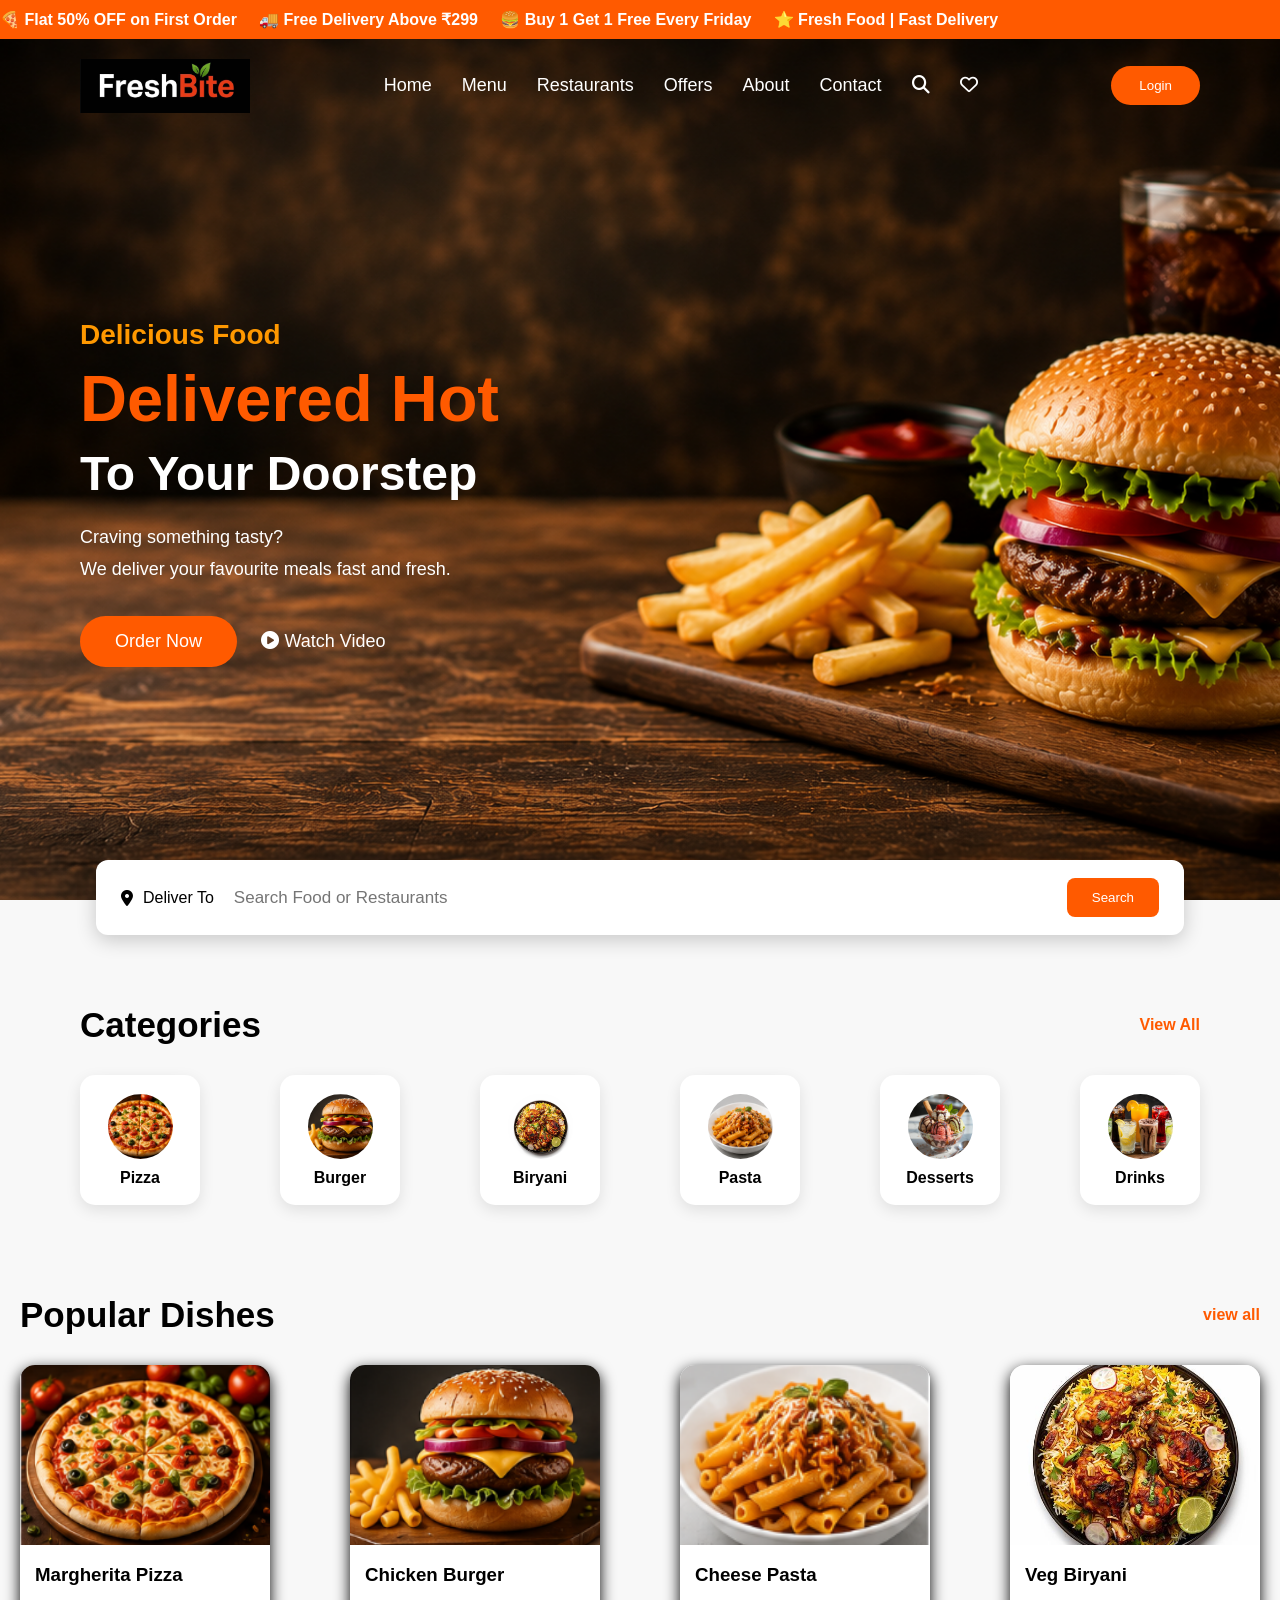
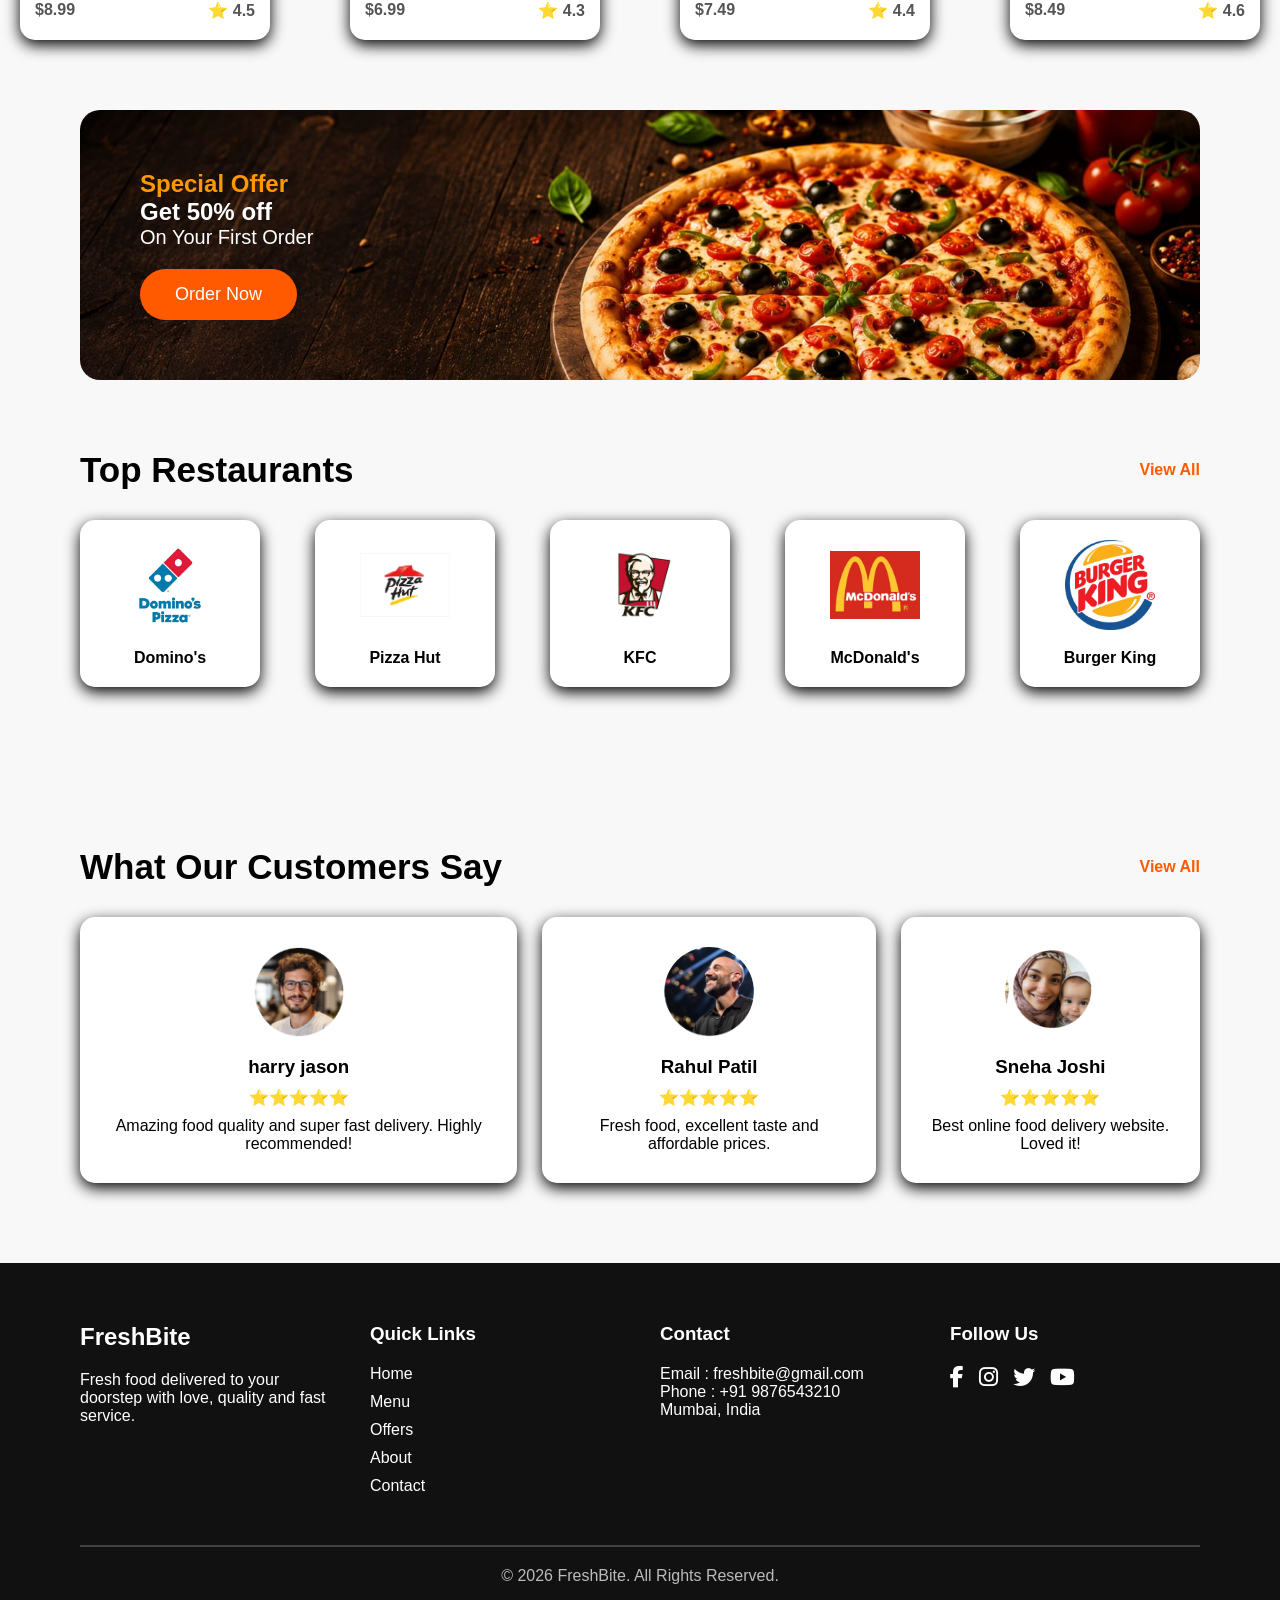
<file: index.html>
<!DOCTYPE html>
<html lang="en">

<head>
    <meta charset="UTF-8">
    <meta name="viewport" content="width=device-width, initial-scale=1.0">
    <title>FreshBite</title>

    <link rel="stylesheet" href="css/style.css">

    <!-- Font Awesome -->
    <link rel="stylesheet"
        href="https://cdnjs.cloudflare.com/ajax/libs/font-awesome/6.7.2/css/all.min.css">
</head>

<body>

    <!-- ================= HEADER ================= -->

    <header class="header">
<div class="top-bar">
    <p>
        🍕 Flat 50% OFF on First Order &nbsp;&nbsp;&nbsp;
        🚚 Free Delivery Above ₹299 &nbsp;&nbsp;&nbsp;
        🍔 Buy 1 Get 1 Free Every Friday &nbsp;&nbsp;&nbsp;
        ⭐ Fresh Food | Fast Delivery
    </p>

</div>
        <!-- Navbar -->

        <nav class="navbar">

            <img src="images/logo.jpeg" alt="Logo">

            <ul>

                <li><a href="#">Home</a></li>
                <li><a href="menu.html">Menu</a></li>
                <li><a href="restaurant.html">Restaurants</a></li>
                <li><a href="#">Offers</a></li>
                <li><a href="about.html">About</a></li>
                <li><a href="contact.html">Contact</a></li>

                <li><a href="#"><i class="fa-solid fa-magnifying-glass"></i></a></li>

                <li><a href="#"><i class="fa-regular fa-heart" id="heart" onclick="likefood()"></i></a></li>

            </ul>

<a href="login.html">
    <button class="login-btn">Login</button>
</a>
        </nav>

        <!-- Hero Section -->

        <section class="hero">

            <div class="hero-content">

                <h4>Delicious Food</h4>

                <h1>Delivered Hot</h1>

                <h2>To Your Doorstep</h2>

                <p>
                    Craving something tasty?<br>
                    We deliver your favourite meals fast and fresh.
                </p>

                <div class="hero-btn">

                    <button class="order-btn" onclick="ordernow()">
                        Order Now
                    </button>

                    <a href="#">
                        <i class="fa-solid fa-circle-play"></i>
                        Watch Video
                    </a>

                </div>

            </div>

        </section>

    </header>

    <!-- Search Bar -->

    <section class="search-section">

        <div class="search-box">

            <div class="location">

                <i class="fa-solid fa-location-dot"></i>

                <span>Deliver To</span>

            </div>

            <input type="text" id="search"
                placeholder="Search Food or Restaurants">

            <button onclick="searchfood()">Search</button>

        </div>

    </section>

    <!-- Categories -->
<!-- Categories -->

<section class="categories">

    <div class="title">
        <h2>Categories</h2>
        <a href="#">View All</a>
    </div>

    <div class="category-box">

        <div class="item" data-name="pizza">
            <img src="images/pizza.png" alt="Pizza">
            <p>Pizza</p>
        </div>

        <div class="item" data-name="burger">
            <img src="images/burger.png" alt="Burger">
            <p>Burger</p>
        </div>

        <div class="item" data-name="biryani">
            <img src="images/biryani.jpeg" alt="Biryani">
            <p>Biryani</p>
        </div>

        <div class="item" data-name="pasta">
            <img src="images/pasta.png" alt="Pasta">
            <p>Pasta</p>
        </div>

        <div class="item" data-name="desserts">
            <img src="images/Dreamy Ice Cream Delight.jpeg" alt="Desserts">
            <p>Desserts</p>
        </div>

        <div class="item" data-name="drinks">
            <img src="images/drinks.png" alt="Drinks">
            <p>Drinks</p>
        </div>

    </div>

</section>
    
    <!----------popular dishes-->
    <section class="popular">
<div class="title">
    <h2>
        Popular Dishes
    </h2>
    <a href="#">view all</a>

</div>
<div class="popular-box">
    <div class="food-card">
        <img src="images/pizza.png" alt="">
<h3>Margherita Pizza</h3>
<div class="price-rating">
    <span>$8.99</span>
    <span>⭐ 4.5</span>

</div>
    </div>
    <div class="food-card">

            <img src="images/burger.png" alt="">

            <h3>Chicken Burger</h3>

            <div class="price-rating">

                <span>$6.99</span>

                <span>⭐ 4.3</span>

            </div>

        </div>

        <div class="food-card">

            <img src="images/pasta.png" alt="">

            <h3>Cheese Pasta</h3>

            <div class="price-rating">

                <span>$7.49</span>

                <span>⭐ 4.4</span>

            </div>

        </div>

        <div class="food-card">

            <img src="images/biryani.jpeg" alt="">

            <h3>Veg Biryani</h3>

            <div class="price-rating">

                <span>$8.49</span>

                <span>⭐ 4.6</span>

            </div>

        </div>

    </div>

</section>

<!------Special Offer-->
<section class="Offer">
    <div class="Offer-content">
        <h2>
          Special Offer  
        </h2>
        <h1>Get 50% off</h1>
        <p>On Your First Order</p>
        <button>Order Now</button>

    </div>

</section>
<!------top restourant-->
<section class="restaurent">
    <div class="title">
        <h2>Top Restaurants</h2>
        <a href="#">View All</a>

    </div>
    <div class="restaurant-box">
        <div class="restaurant-card">
            <img src="images/dominos logo.jpeg" alt="">
            <p>Domino's</p>

        </div>
        <div class="restaurant-card">
            <img src="images/Pizza Hut.jpeg">
            <p>Pizza Hut</p>
        </div>

        <div class="restaurant-card">
            <img src="images/kfc logo.jpeg">
            <p>KFC</p>
        </div>

        <div class="restaurant-card">
            <img src="images/macdonald.jpeg">
            <p>McDonald's</p>
        </div>

        <div class="restaurant-card">
            <img src="images/File_Burger King Logo_svg.jpeg">
            <p>Burger King</p>
        </div>

    </div>

</section>
<!------Testimonials----->
<section class="testimonials">
    <div class="title">
        <h2>What Our Customers Say</h2>
        <a href="#">View All</a>

    </div>
    <div class="testimonial-box">
        <div class="testimonial-card">
            <img src="images/person3.png" alt="">
<h3>harry jason</h3>
<div class="stars">
                ⭐⭐⭐⭐⭐
            </div>
            <p>
                Amazing food quality and super fast delivery.
                Highly recommended!
            </p>

        </div>
        <div class="testimonial-card">

            <img src="images/person2.png" alt="">

            <h3>Rahul Patil</h3>

            <div class="stars">
                ⭐⭐⭐⭐⭐
            </div>

            <p>
                Fresh food, excellent taste and affordable prices.
            </p>

        </div>

        <div class="testimonial-card">

            <img src="images/person1.png" alt="">

            <h3>Sneha Joshi</h3>

            <div class="stars">
                ⭐⭐⭐⭐⭐
            </div>

            <p>
                Best online food delivery website. Loved it!
            </p>

        </div>

    </div>

</section>
<!-----footer------>
<!----- Footer ----->

<footer class="footer">

    <div class="footer-container">

        <div class="footer-box">
            <h2>FreshBite</h2>

            <p>
                Fresh food delivered to your doorstep with love,
                quality and fast service.
            </p>
        </div>

        <div class="footer-box">
            <h3>Quick Links</h3>

            <ul>
                <li><a href="#">Home</a></li>
                <li><a href="#">Menu</a></li>
                <li><a href="#">Offers</a></li>
                <li><a href="#">About</a></li>
                <li><a href="#">Contact</a></li>
            </ul>
        </div>

        <div class="footer-box">
            <h3>Contact</h3>

            <p>Email : freshbite@gmail.com</p>
            <p>Phone : +91 9876543210</p>
            <p>Mumbai, India</p>
        </div>

        <div class="footer-box">
            <h3>Follow Us</h3>

            <div class="social-icons">
                <a href="#"><i class="fab fa-facebook-f"></i></a>
                <a href="#"><i class="fab fa-instagram"></i></a>
                <a href="#"><i class="fab fa-twitter"></i></a>
                <a href="#"><i class="fab fa-youtube"></i></a>
            </div>
        </div>

    </div>

    <hr>

    <p class="copyright">
        © 2026 FreshBite. All Rights Reserved.
    </p>

</footer>
<button id="topBtn" onclick="topfunction()">
    <i class="fa-solid fa-arrow-up"></i>

</button>
<script src="js/script.js">

</script>
</body>
</html>
</file>
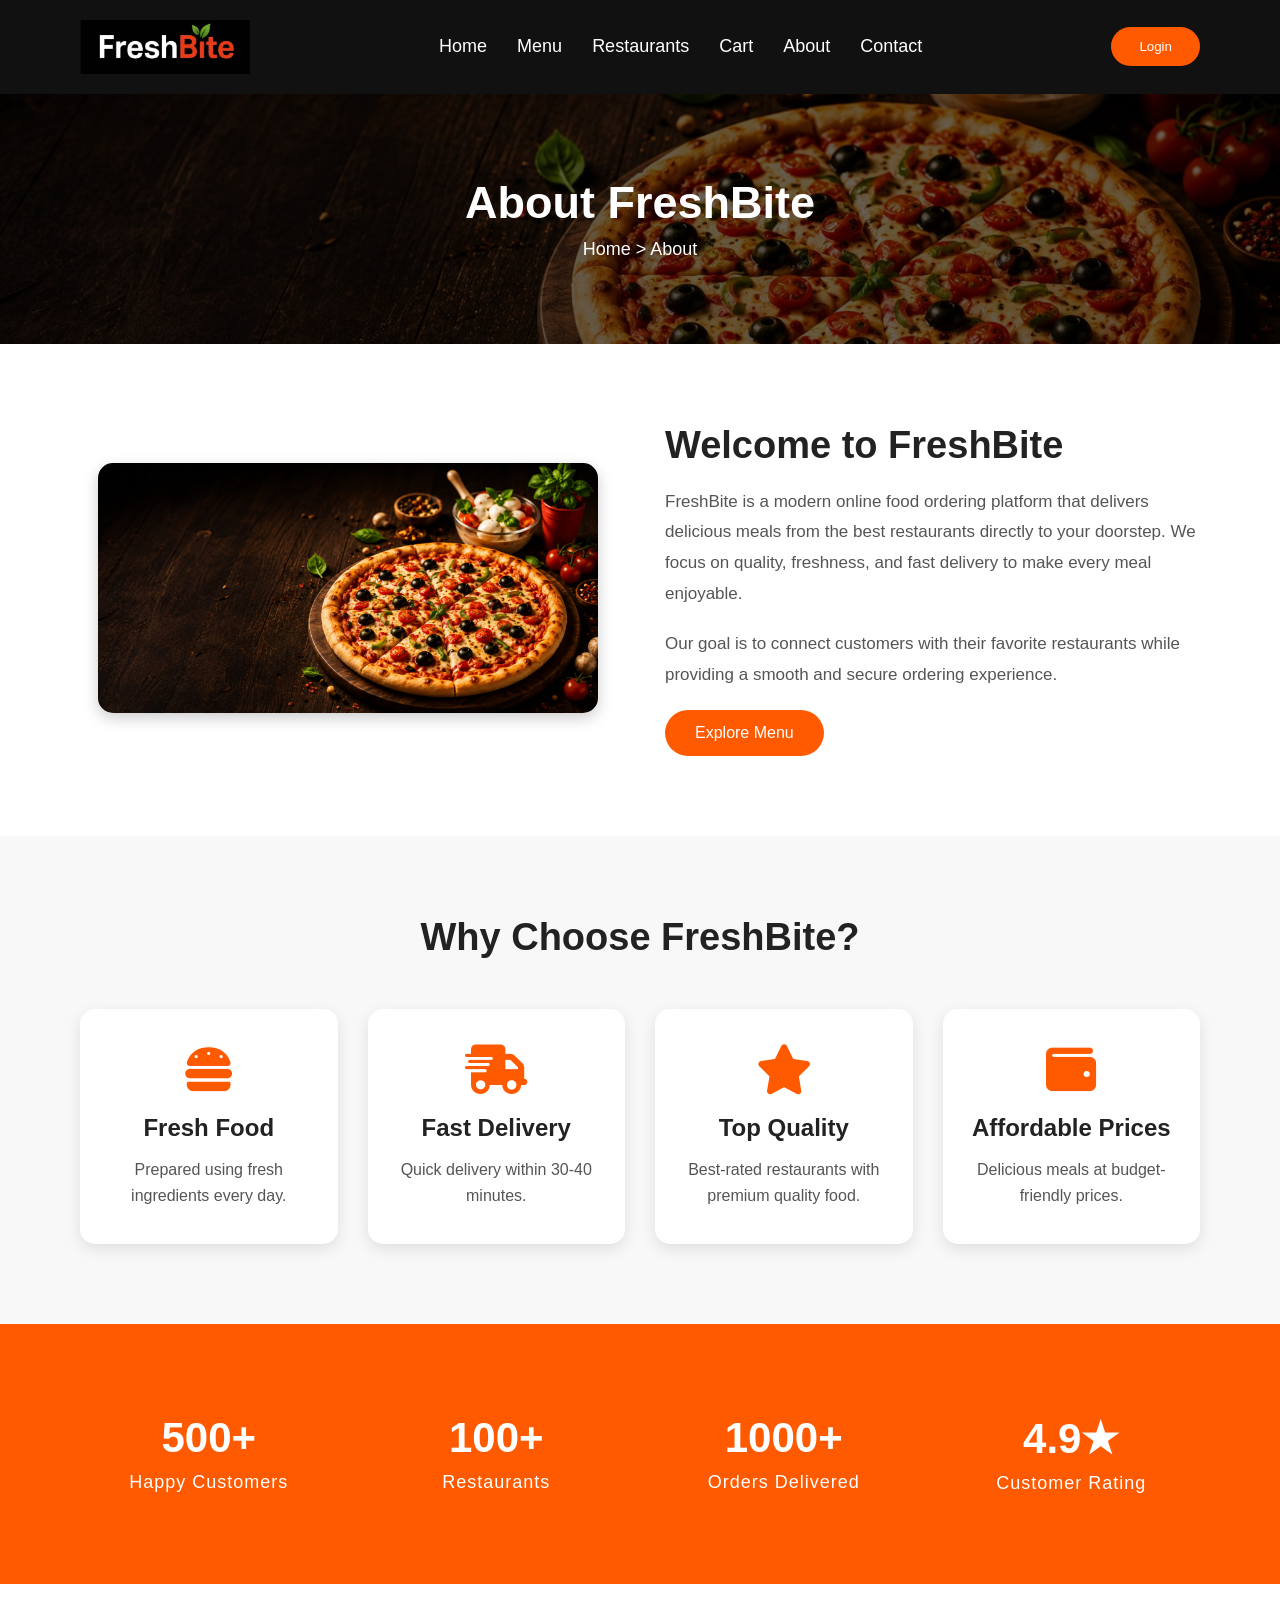
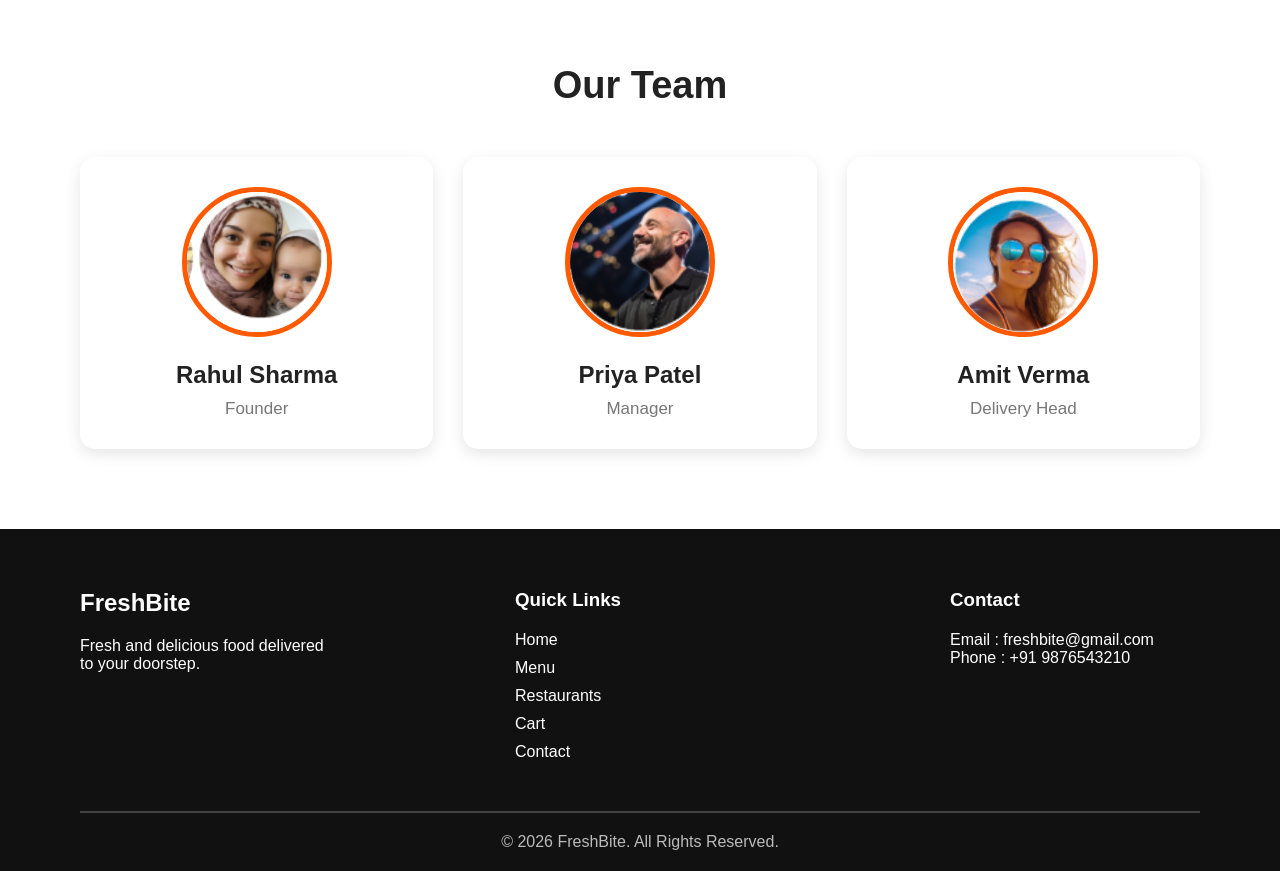
<file: about.html>
<!DOCTYPE html>
<html lang="en">

<head>
    <meta charset="UTF-8">
    <meta name="viewport" content="width=device-width, initial-scale=1.0">
    <title>FreshBite | About Us</title>

    <link rel="stylesheet" href="css/style.css">
    <link rel="stylesheet" href="css/about.css">

    <link rel="stylesheet"
        href="https://cdnjs.cloudflare.com/ajax/libs/font-awesome/6.7.2/css/all.min.css">
</head>

<body>

    <!-- Navbar -->
    <header>
        <nav class="navbar">

            <img src="images/logo.jpeg" alt="Logo">

            <ul>
                <li><a href="index.html">Home</a></li>
                <li><a href="menu.html">Menu</a></li>
                <li><a href="restaurants.html">Restaurants</a></li>
                <li><a href="cart.html">Cart</a></li>
                <li><a href="about.html" class="active">About</a></li>
                <li><a href="contact.html">Contact</a></li>
            </ul>

            <a href="login.html">
    <button class="login-btn">Login</button>
</a>

        </nav>
    </header>

    <!-- Banner -->
    <section class="page-banner">
        <div class="banner-content">
            <h1>About FreshBite</h1>
            <p>Home > About</p>
        </div>
    </section>

    <!-- About -->
    <section class="about">

        <div class="about-image">
            <img src="images/banner.jpeg" alt="About FreshBite">
        </div>

        <div class="about-content">
            <h2>Welcome to FreshBite</h2>

            <p>
                FreshBite is a modern online food ordering platform that delivers
                delicious meals from the best restaurants directly to your doorstep.
                We focus on quality, freshness, and fast delivery to make every meal
                enjoyable.
            </p>

            <p>
                Our goal is to connect customers with their favorite restaurants
                while providing a smooth and secure ordering experience.
            </p>

            <button>Explore Menu</button>
        </div>

    </section>

    <!-- Why Choose Us -->
    <section class="features">

        <h2>Why Choose FreshBite?</h2>

        <div class="feature-container">

            <div class="feature-card">
                <i class="fa-solid fa-burger"></i>
                <h3>Fresh Food</h3>
                <p>Prepared using fresh ingredients every day.</p>
            </div>

            <div class="feature-card">
                <i class="fa-solid fa-truck-fast"></i>
                <h3>Fast Delivery</h3>
                <p>Quick delivery within 30-40 minutes.</p>
            </div>

            <div class="feature-card">
                <i class="fa-solid fa-star"></i>
                <h3>Top Quality</h3>
                <p>Best-rated restaurants with premium quality food.</p>
            </div>

            <div class="feature-card">
                <i class="fa-solid fa-wallet"></i>
                <h3>Affordable Prices</h3>
                <p>Delicious meals at budget-friendly prices.</p>
            </div>

        </div>

    </section>

    <!-- Statistics -->
    <section class="stats">

        <div class="stat-box">
            <h2>500+</h2>
            <p>Happy Customers</p>
        </div>

        <div class="stat-box">
            <h2>100+</h2>
            <p>Restaurants</p>
        </div>

        <div class="stat-box">
            <h2>1000+</h2>
            <p>Orders Delivered</p>
        </div>

        <div class="stat-box">
            <h2>4.9★</h2>
            <p>Customer Rating</p>
        </div>

    </section>

    <!-- Team -->
    <section class="team">

        <h2>Our Team</h2>

        <div class="team-container">

            <div class="team-card">
                <img src="images/person1.png" alt="">
                <h3>Rahul Sharma</h3>
                <p>Founder</p>
            </div>

            <div class="team-card">
                <img src="images/person2.png" alt="">
                <h3>Priya Patel</h3>
                <p>Manager</p>
            </div>

            <div class="team-card">
                <img src="images/person4.png" alt="">
                <h3>Amit Verma</h3>
                <p>Delivery Head</p>
            </div>

        </div>

    </section>

    <!-- Footer -->
    <footer class="footer">

        <div class="footer-container">

            <div class="footer-box">
                <h2>FreshBite</h2>
                <p>
                    Fresh and delicious food delivered to your doorstep.
                </p>
            </div>

            <div class="footer-box">
                <h3>Quick Links</h3>

                <ul>
                    <li><a href="index.html">Home</a></li>
                    <li><a href="menu.html">Menu</a></li>
                    <li><a href="restaurants.html">Restaurants</a></li>
                    <li><a href="cart.html">Cart</a></li>
                    <li><a href="contact.html">Contact</a></li>
                </ul>

            </div>

            <div class="footer-box">
                <h3>Contact</h3>

                <p>Email : freshbite@gmail.com</p>
                <p>Phone : +91 9876543210</p>

            </div>

        </div>

        <hr>

        <p class="copyright">
            © 2026 FreshBite. All Rights Reserved.
        </p>

    </footer>

</body>
</html>
</file>
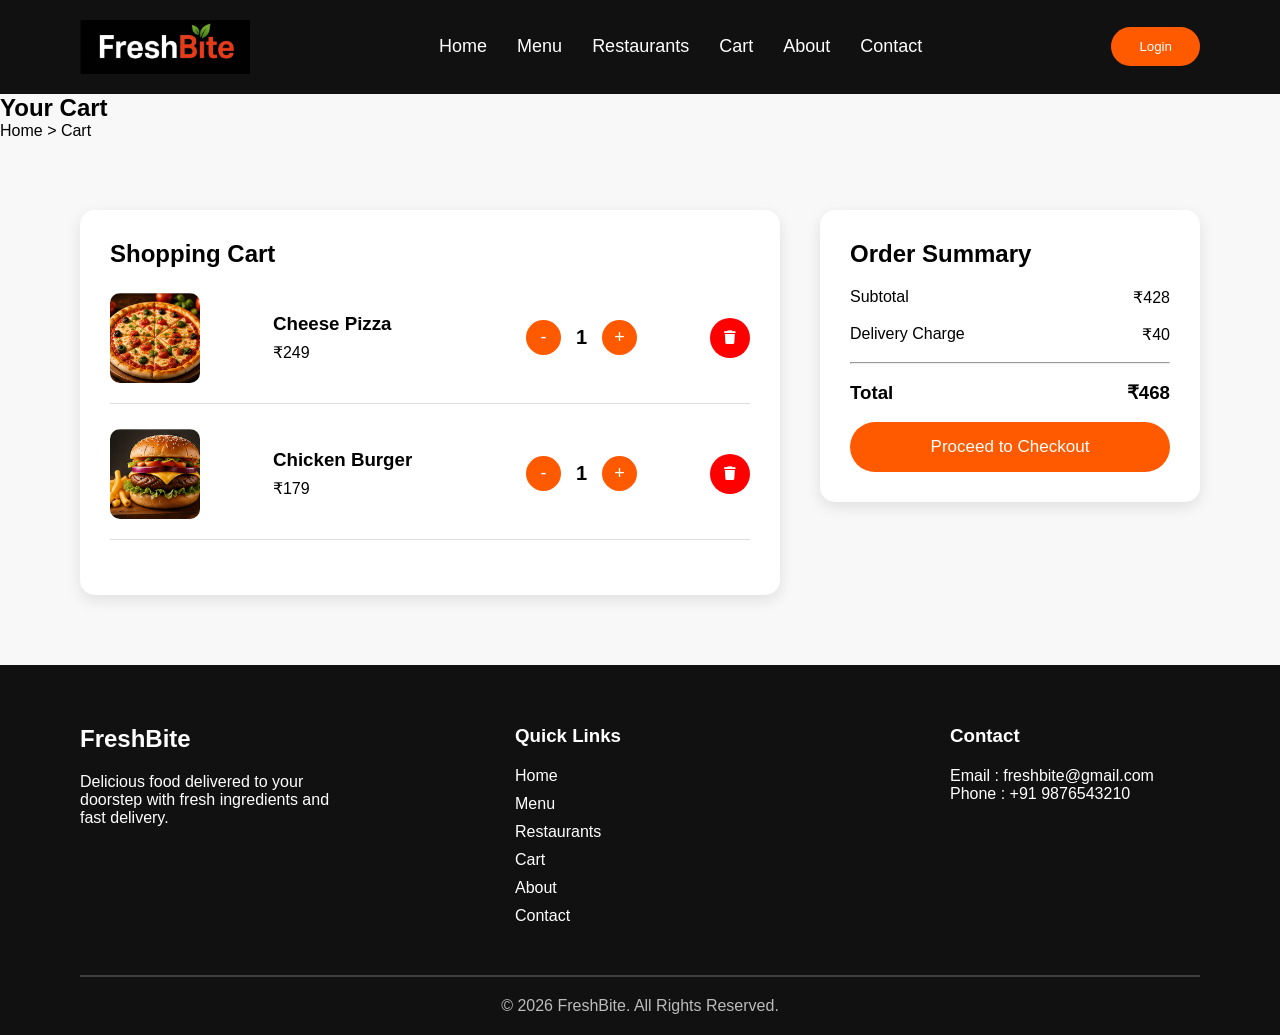
<file: cart.html>
<!DOCTYPE html>
<html lang="en">

<head>
    <meta charset="UTF-8">
    <meta name="viewport" content="width=device-width, initial-scale=1.0">
    <title>FreshBite | Cart</title>

    <link rel="stylesheet" href="css/style.css">
    <link rel="stylesheet" href="css/cart.css">

    <link rel="stylesheet"
        href="https://cdnjs.cloudflare.com/ajax/libs/font-awesome/6.7.2/css/all.min.css">
</head>

<body>

    <!-- Navbar -->

    <header>

        <nav class="navbar">

            <img src="images/logo.jpeg" alt="Logo">

            <ul>
                <li><a href="index.html">Home</a></li>
                <li><a href="menu.html">Menu</a></li>
                <li><a href="restaurants.html">Restaurants</a></li>
                <li><a href="cart.html" class="active">Cart</a></li>
                <li><a href="about.html">About</a></li>
                <li><a href="contact.html">Contact</a></li>
            </ul>

            <button class="login-btn">Login</button>

        </nav>

    </header>

    <!-- Banner -->

    <section class="page-banner">

        <div class="banner-content">

            <h1>Your Cart</h1>

            <p>Home > Cart</p>

        </div>

    </section>

    <!-- Cart -->

    <section class="cart">

        <div class="cart-container">

            <div class="cart-items">

                <h2>Shopping Cart</h2>

                <!-- Item 1 -->

                <div class="cart-card">

                    <img src="images/pizza.png" alt="Pizza">

                    <div class="details">

                        <h3>Cheese Pizza</h3>

                        <p class="price" data-price="249">₹249</p>

                    </div>

                    <div class="quantity">

                        <button class="minus">-</button>

                        <span class="qty">1</span>

                        <button class="plus">+</button>

                    </div>

                    <button class="remove-btn">
                        <i class="fa-solid fa-trash"></i>
                    </button>

                </div>

                <!-- Item 2 -->

                <div class="cart-card">

                    <img src="images/burger.png" alt="Burger">

                    <div class="details">

                        <h3>Chicken Burger</h3>

                        <p class="price" data-price="179">₹179</p>

                    </div>

                    <div class="quantity">

                        <button class="minus">-</button>

                        <span class="qty">1</span>

                        <button class="plus">+</button>

                    </div>

                    <button class="remove-btn">
                        <i class="fa-solid fa-trash"></i>
                    </button>

                </div>
                            </div>

            <!-- Order Summary -->

            <div class="cart-total">

                <h2>Order Summary</h2>

                <p>
                    Subtotal
                    <span id="subtotal">₹428</span>
                </p>

                <p>
                    Delivery Charge
                    <span id="delivery">₹40</span>
                </p>

                <hr>

                <h3>
                    Total
                    <span id="total">₹468</span>
                </h3>

                <button id="checkoutBtn">
                    Proceed to Checkout
                </button>

            </div>

        </div>

    </section>

    <!-- Footer -->

    <footer class="footer">

        <div class="footer-container">

            <div class="footer-box">

                <h2>FreshBite</h2>

                <p>
                    Delicious food delivered to your doorstep with
                    fresh ingredients and fast delivery.
                </p>

            </div>

            <div class="footer-box">

                <h3>Quick Links</h3>

                <ul>

                    <li><a href="index.html">Home</a></li>
                    <li><a href="menu.html">Menu</a></li>
                    <li><a href="restaurants.html">Restaurants</a></li>
                    <li><a href="cart.html">Cart</a></li>
                    <li><a href="about.html">About</a></li>
                    <li><a href="contact.html">Contact</a></li>

                </ul>

            </div>

            <div class="footer-box">

                <h3>Contact</h3>

                <p>Email : freshbite@gmail.com</p>

                <p>Phone : +91 9876543210</p>

            </div>

        </div>

        <hr>

        <p class="copyright">

            © 2026 FreshBite. All Rights Reserved.

        </p>

    </footer>

    <script src="js/cart.js"></script>

</body>

</html>
</file>
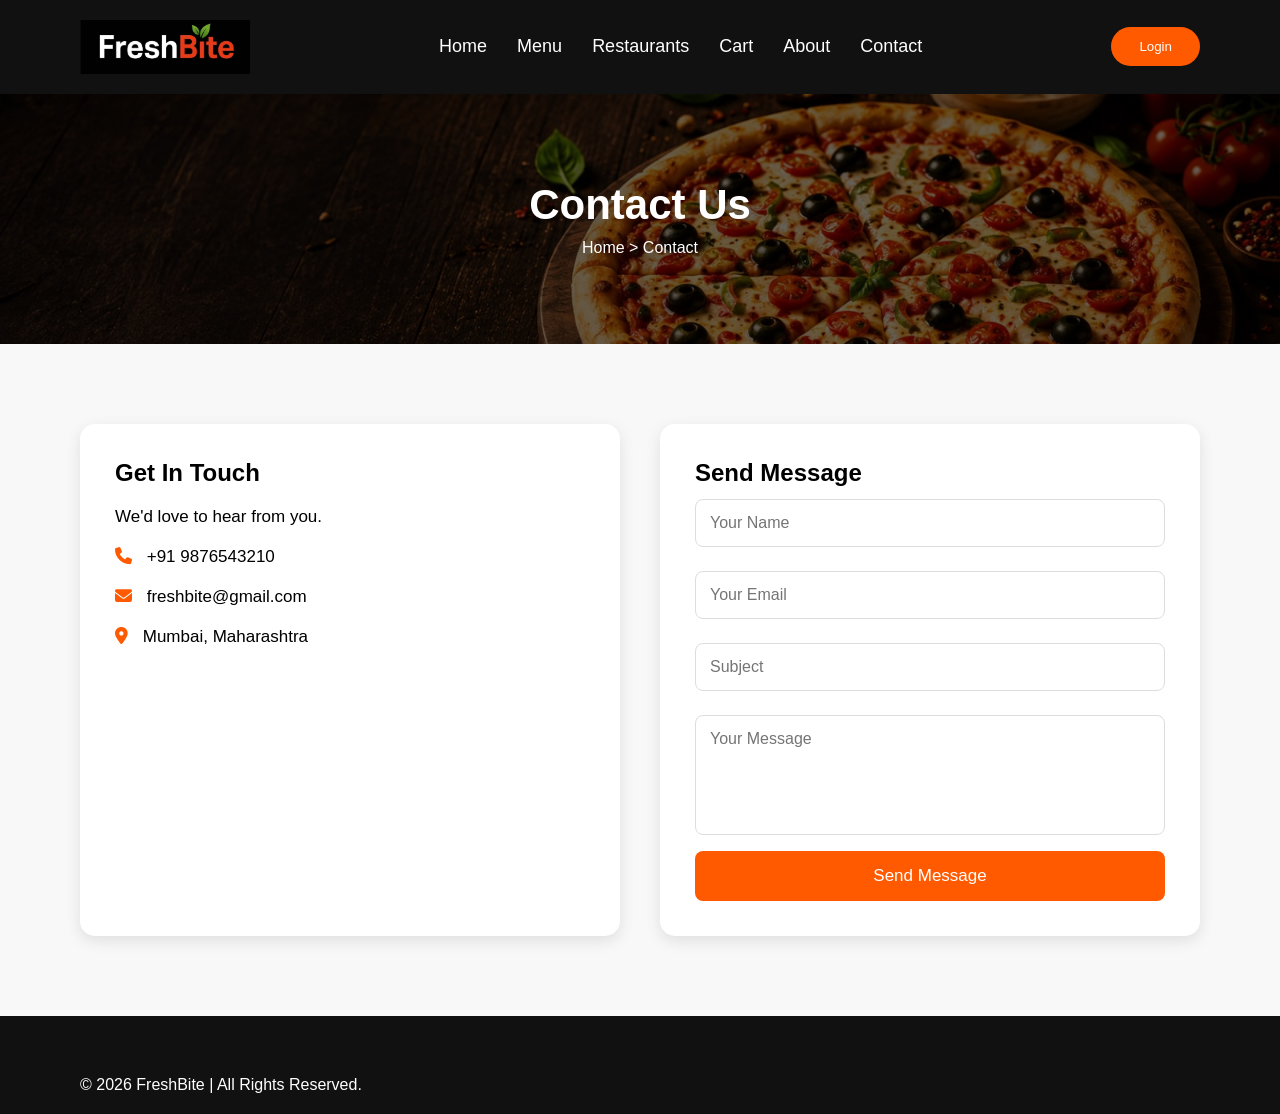
<file: contact.html>
<!DOCTYPE html>
<html lang="en">

<head>

    <meta charset="UTF-8">

    <meta name="viewport" content="width=device-width, initial-scale=1.0">

    <title>FreshBite | Contact</title>

    <link rel="stylesheet" href="css/style.css">
    <link rel="stylesheet" href="css/contact.css">

    <link rel="stylesheet"
    href="https://cdnjs.cloudflare.com/ajax/libs/font-awesome/6.7.2/css/all.min.css">

</head>

<body>

<header>

<nav class="navbar">

<img src="images/logo.jpeg" alt="Logo">

<ul>

<li><a href="index.html">Home</a></li>
<li><a href="menu.html">Menu</a></li>
<li><a href="restaurants.html">Restaurants</a></li>
<li><a href="cart.html">Cart</a></li>
<li><a href="about.html">About</a></li>
<li><a href="contact.html" class="active">Contact</a></li>

</ul>

<a href="login.html">
    <button class="login-btn">Login</button>
</a>

</nav>

</header>

<!-- Banner -->

<section class="page-banner">

<div class="banner-content">

<h1>Contact Us</h1>

<p>Home > Contact</p>

</div>

</section>

<!-- Contact -->

<section class="contact">

<div class="contact-container">

<div class="contact-info">

<h2>Get In Touch</h2>

<p>We'd love to hear from you.</p>

<p><i class="fa-solid fa-phone"></i> +91 9876543210</p>

<p><i class="fa-solid fa-envelope"></i> freshbite@gmail.com</p>

<p><i class="fa-solid fa-location-dot"></i> Mumbai, Maharashtra</p>

</div>

<div class="contact-form">

<h2>Send Message</h2>

<form>

<input type="text" placeholder="Your Name" required>

<input type="email" placeholder="Your Email" required>

<input type="text" placeholder="Subject" required>

<textarea placeholder="Your Message" required></textarea>

<button type="submit">Send Message</button>

</form>

</div>

</div>

</section>

<footer class="footer">

<p>© 2026 FreshBite | All Rights Reserved.</p>

</footer>

<script src="js/contact.js"></script>

</body>

</html>
</file>
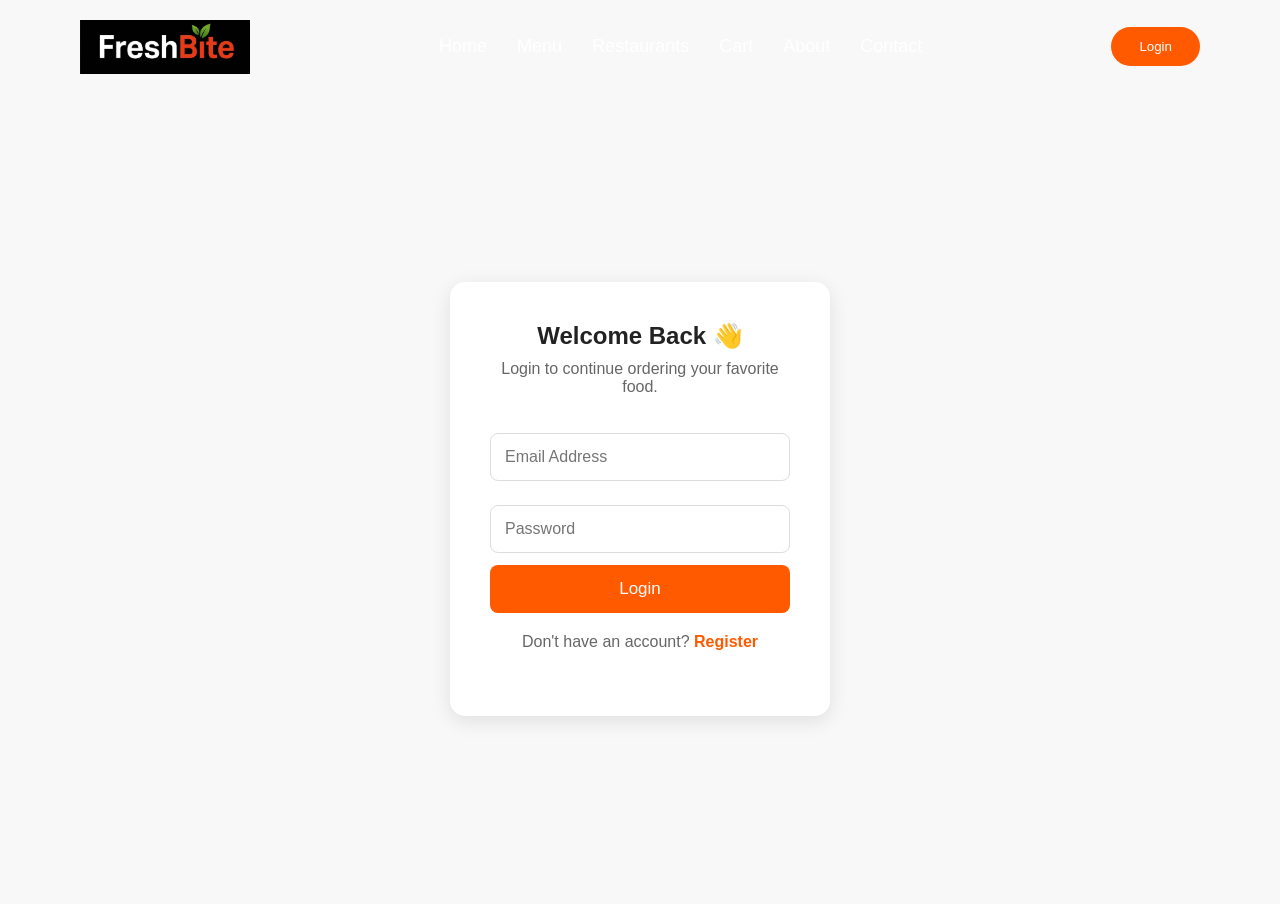
<file: login.html>
<!DOCTYPE html>
<html lang="en">

<head>
    <meta charset="UTF-8">
    <meta name="viewport" content="width=device-width, initial-scale=1.0">
    <title>FreshBite | Login</title>

    <link rel="stylesheet" href="css/style.css">
    <link rel="stylesheet" href="css/login.css">

    <link rel="stylesheet"
        href="https://cdnjs.cloudflare.com/ajax/libs/font-awesome/6.7.2/css/all.min.css">
</head>

<body>

<header>

    <nav class="navbar">

        <img src="images/logo.jpeg" alt="Logo">

        <ul>
            <li><a href="index.html">Home</a></li>
            <li><a href="menu.html">Menu</a></li>
            <li><a href="restaurants.html">Restaurants</a></li>
            <li><a href="cart.html">Cart</a></li>
            <li><a href="about.html">About</a></li>
            <li><a href="contact.html">Contact</a></li>
        </ul>

        <button class="login-btn">Login</button>

    </nav>

</header>

<section class="login">

    <div class="login-box">

        <h2>Welcome Back 👋</h2>

        <p>Login to continue ordering your favorite food.</p>

        <form id="loginForm">

            <input type="email"
                id="email"
                placeholder="Email Address"
                required>

            <input type="password"
                id="password"
                placeholder="Password"
                required>

            <button type="submit">Login</button>

        </form>

        <p class="register">
            Don't have an account?
            <a href="register.html">Register</a>
        </p>

    </div>

</section>

<script src="js/login.js"></script>

</body>

</html>
</file>
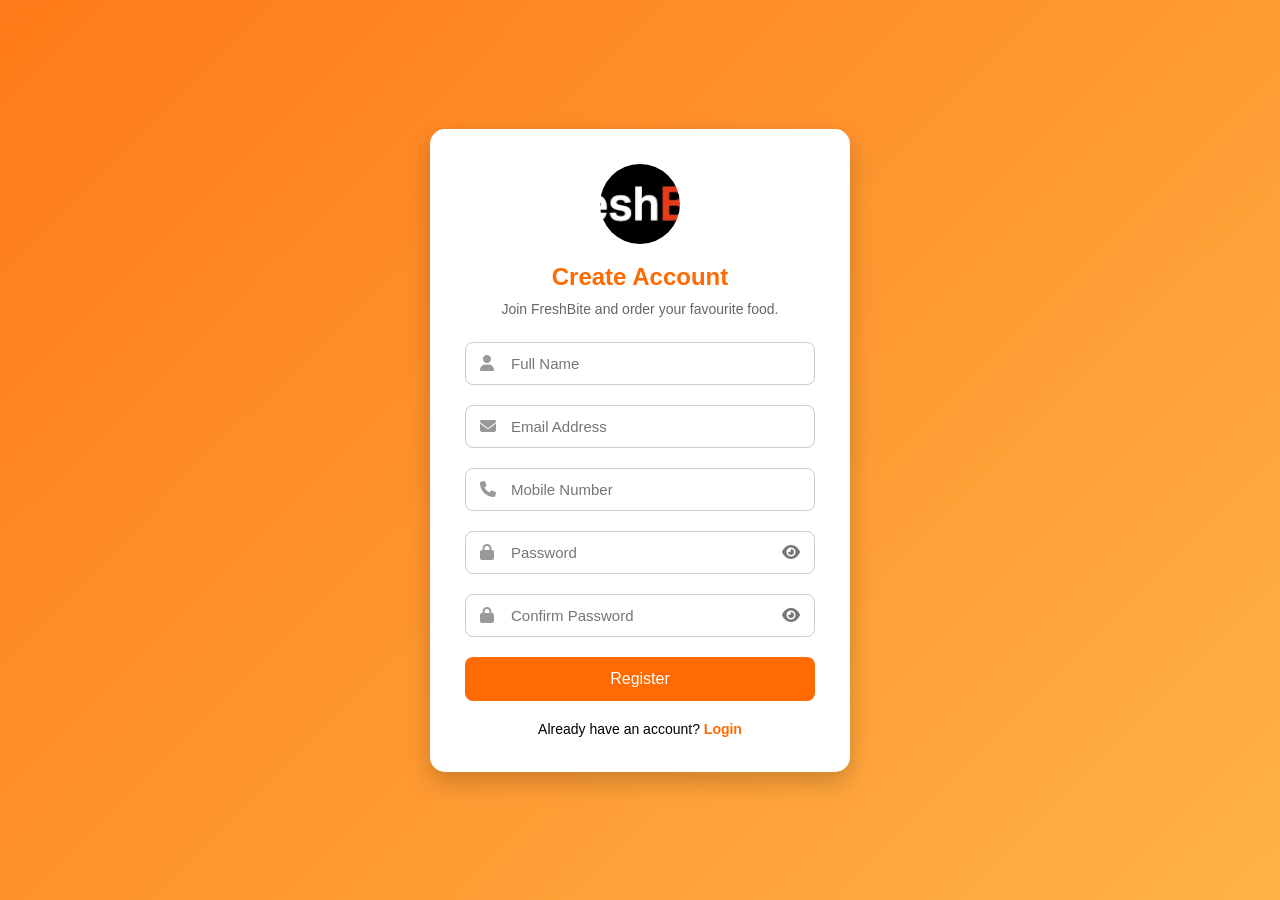
<file: register.html>
<!DOCTYPE html>
<html lang="en">
<head>
    <meta charset="UTF-8">
    <meta name="viewport" content="width=device-width, initial-scale=1.0">

    <title>FreshBite | Register</title>

    <link rel="stylesheet" href="css/register.css">

    <link rel="stylesheet"
        href="https://cdnjs.cloudflare.com/ajax/libs/font-awesome/6.7.2/css/all.min.css">
</head>

<body>

    <div class="register-container">

        <div class="register-box">

            <div class="logo">
                <img src="images/logo.jpeg" alt="FreshBite Logo">
            </div>

            <h2>Create Account</h2>

            <p>Join FreshBite and order your favourite food.</p>

            <form id="registerForm">

                <div class="input-box">
                    <i class="fa-solid fa-user"></i>
                    <input type="text" id="name" placeholder="Full Name" required>
                </div>

                <div class="input-box">
                    <i class="fa-solid fa-envelope"></i>
                    <input type="email" id="email" placeholder="Email Address" required>
                </div>

                <div class="input-box">
                    <i class="fa-solid fa-phone"></i>
                    <input type="tel" id="mobile" placeholder="Mobile Number" maxlength="10" required>
                </div>

                <div class="input-box">
                    <i class="fa-solid fa-lock"></i>
                    <input type="password" id="password" placeholder="Password" required>

                    <i class="fa-solid fa-eye toggle-password"
                        onclick="togglePassword('password',this)"></i>
                </div>

                <div class="input-box">
                    <i class="fa-solid fa-lock"></i>
                    <input type="password" id="confirmPassword"
                        placeholder="Confirm Password" required>

                    <i class="fa-solid fa-eye toggle-password"
                        onclick="togglePassword('confirmPassword',this)"></i>
                </div>

                <button type="submit" class="register-btn">
                    Register
                </button>

            </form>

            <div class="login-link">

                Already have an account?

                <a href="login.html">Login</a>

            </div>

        </div>

    </div>

    <script src="js/register.js"></script>

</body>
</html>
</file>
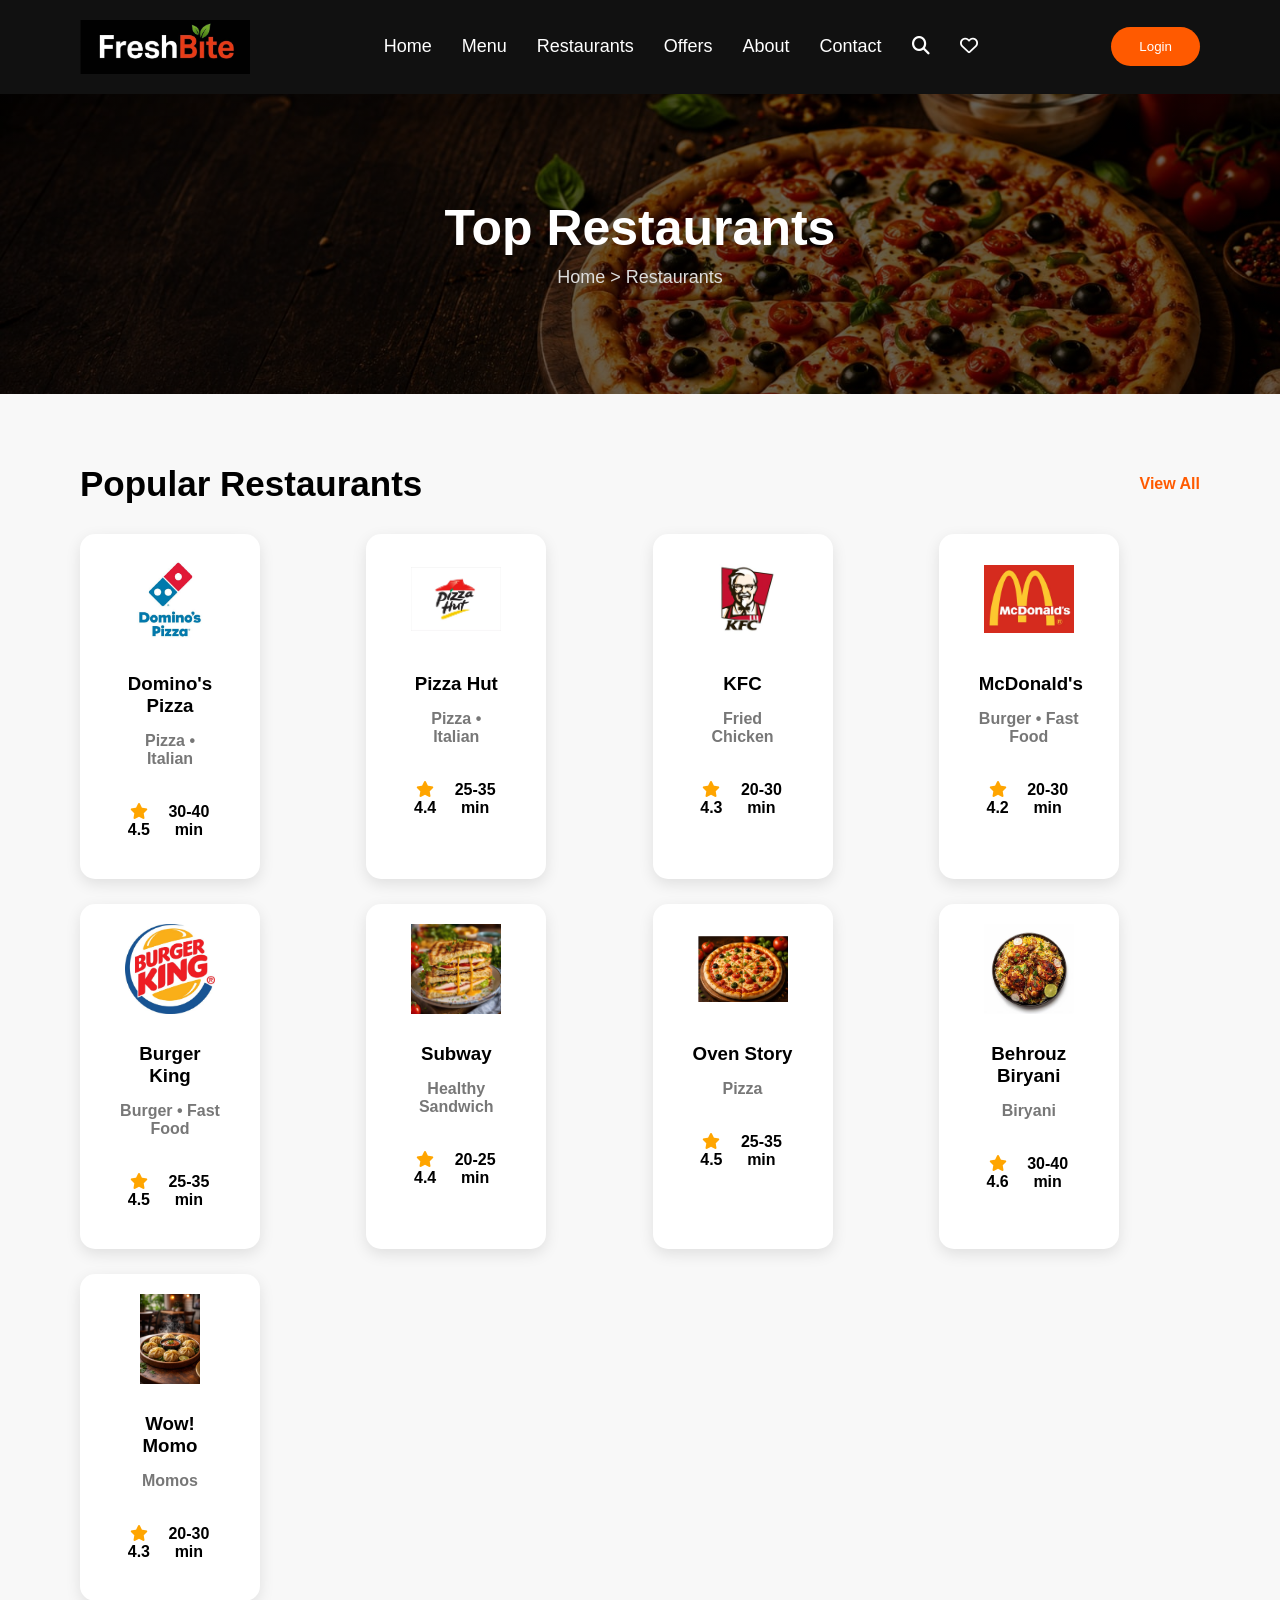
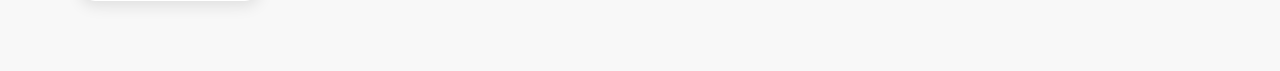
<file: restaurant.html>
<!DOCTYPE html>
<html lang="en">

<head>
    <meta charset="UTF-8">
    <meta name="viewport" content="width=device-width, initial-scale=1.0">
    <title>FreshBite | Restaurants</title>

    <link rel="stylesheet" href="css/style.css">
    <link rel="stylesheet" href="css/restaurants.css">

    <link rel="stylesheet"
        href="https://cdnjs.cloudflare.com/ajax/libs/font-awesome/6.7.2/css/all.min.css">
</head>

<body>
    <nav class="navbar">

            <img src="images/logo.jpeg" alt="Logo">

            <ul>

                <li><a href="index.html">Home</a></li>
                <li><a href="menu.html">Menu</a></li>
                <li><a href="restaurant.html">Restaurants</a></li>
                <li><a href="#">Offers</a></li>
                <li><a href="about.html">About</a></li>
                <li><a href="contact.html">Contact</a></li>

                <li><a href="#"><i class="fa-solid fa-magnifying-glass"></i></a></li>

                <li><a href="#"><i class="fa-regular fa-heart" id="heart" onclick="likefood()"></i></a></li>

            </ul>

<a href="login.html">
    <button class="login-btn">Login</button>
</a>
        </nav>
<section class="page-banner">

    <div class="banner-content">

        <h1>Top Restaurants</h1>

        <p>Home > Restaurants</p>

    </div>

</section>
<section class="restaurants-page">

    <div class="title">

        <h2>Popular Restaurants</h2>

        <a href="#">View All</a>

    </div>

    <div class="restaurant-grid">
        <div class="restaurant-card">

    <img src="images/dominos logo.jpeg" alt="Dominos">

    <h3>Domino's Pizza</h3>

    <p>Pizza • Italian</p>

    <div class="restaurant-info">

        <span><i class="fa-solid fa-star"></i> 4.5</span>

        <span>30-40 min</span>

    </div>

</div>
<div class="restaurant-card">

    <img src="images/Pizza Hut.jpeg" alt="Pizza Hut">

    <h3>Pizza Hut</h3>

    <p>Pizza • Italian</p>

    <div class="restaurant-info">
        <span><i class="fa-solid fa-star"></i> 4.4</span>
        <span>25-35 min</span>
    </div>

</div>

<div class="restaurant-card">

    <img src="images/kfc logo.jpeg" alt="KFC">

    <h3>KFC</h3>

    <p>Fried Chicken</p>

    <div class="restaurant-info">
        <span><i class="fa-solid fa-star"></i> 4.3</span>
        <span>20-30 min</span>
    </div>

</div>

<div class="restaurant-card">

    <img src="images/macdonald.jpeg" alt="McDonald's">

    <h3>McDonald's</h3>

    <p>Burger • Fast Food</p>

    <div class="restaurant-info">
        <span><i class="fa-solid fa-star"></i> 4.2</span>
        <span>20-30 min</span>
    </div>

</div>

<div class="restaurant-card">

    <img src="images/File_Burger King Logo_svg.jpeg" alt="Burger King">

    <h3>Burger King</h3>

    <p>Burger • Fast Food</p>

    <div class="restaurant-info">
        <span><i class="fa-solid fa-star"></i> 4.5</span>
        <span>25-35 min</span>
    </div>

</div>

<div class="restaurant-card">

    <img src="images/sandwitch.jpeg" alt="Subway">

    <h3>Subway</h3>

    <p>Healthy Sandwich</p>

    <div class="restaurant-info">
        <span><i class="fa-solid fa-star"></i> 4.4</span>
        <span>20-25 min</span>
    </div>

</div>

<div class="restaurant-card">

    <img src="images/pizza.png" alt="Oven Story">

    <h3>Oven Story</h3>

    <p>Pizza</p>

    <div class="restaurant-info">
        <span><i class="fa-solid fa-star"></i> 4.5</span>
        <span>25-35 min</span>
    </div>

</div>

<div class="restaurant-card">

    <img src="images/biryani.jpeg" alt="Behrouz">

    <h3>Behrouz Biryani</h3>

    <p>Biryani</p>

    <div class="restaurant-info">
        <span><i class="fa-solid fa-star"></i> 4.6</span>
        <span>30-40 min</span>
    </div>

</div>

<div class="restaurant-card">

    <img src="images/STEAM MOMO 🤤.jpeg" alt="Wow Momo">

    <h3>Wow! Momo</h3>

    <p>Momos</p>

    <div class="restaurant-info">
        <span><i class="fa-solid fa-star"></i> 4.3</span>
        <span>20-30 min</span>
    </div>

</div>
</div>
</section></body></html>
</file>
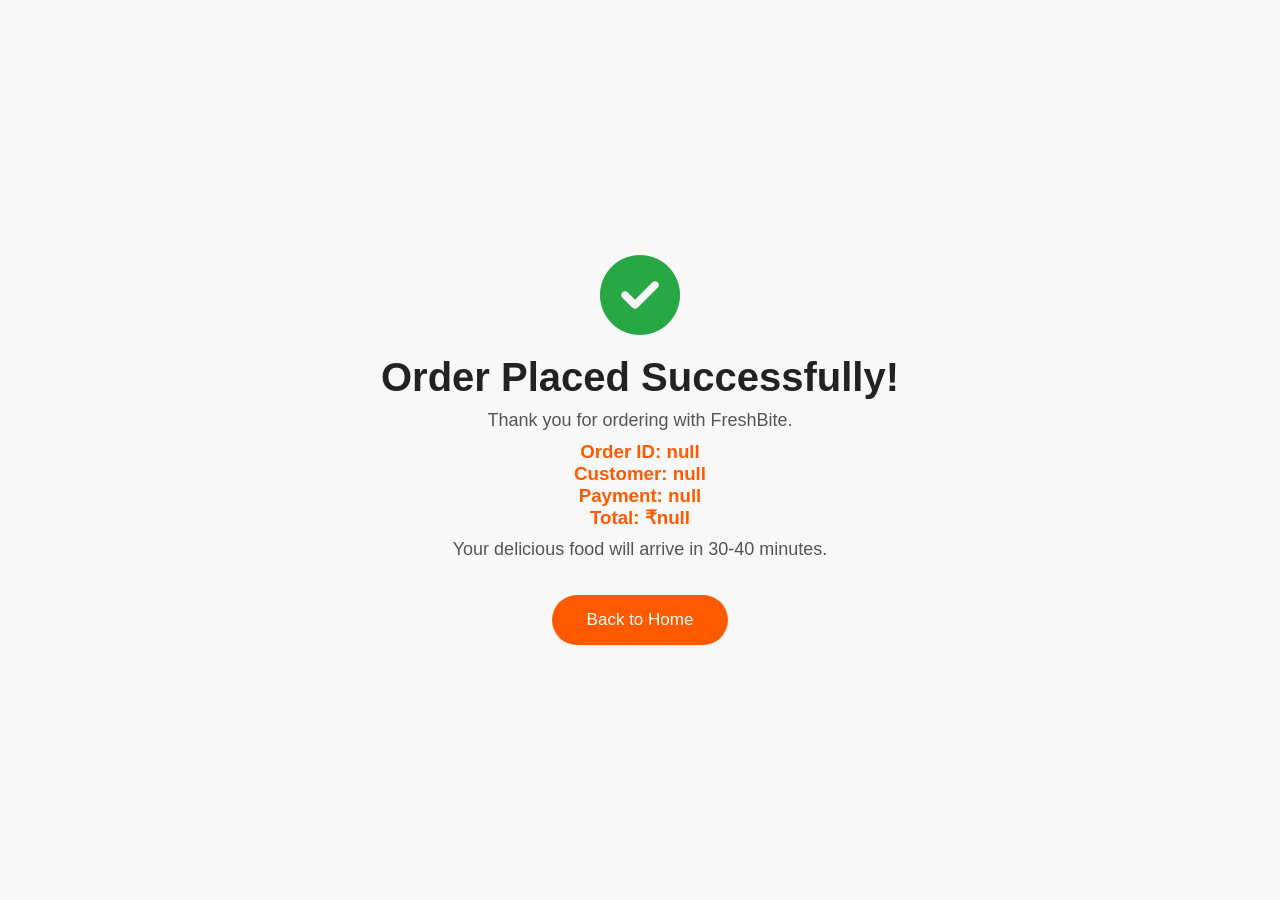
<file: success.html>
<!DOCTYPE html>
<html lang="en">
<head>
    <meta charset="UTF-8">
    <meta name="viewport" content="width=device-width, initial-scale=1.0">
    <title>Order Success | FreshBite</title>

    <link rel="stylesheet" href="css/style.css">
    <link rel="stylesheet" href="css/success.css">

    <link rel="stylesheet"
    href="https://cdnjs.cloudflare.com/ajax/libs/font-awesome/6.7.2/css/all.min.css">
</head>
<body>

<section class="success">

    <i class="fa-solid fa-circle-check"></i>

    <h1>Order Placed Successfully!</h1>

    <p>Thank you for ordering with FreshBite.</p>

    <h3 id="orderId"></h3>

    <p>Your delicious food will arrive in 30-40 minutes.</p>

    <a href="index.html">
        <button>Back to Home</button>
    </a>

</section>

<script src="js/success.js"></script>

</body>
</html>
</file>
<file: css/style.css>
*{
    margin:0;
    padding:0;
    box-sizing:border-box;
    font-family:Arial, Helvetica, sans-serif;
}

body{
    background:#f8f8f8;
}

/* Header */

.header{

    width:100%;
    height:100vh;

    background-image:url(../images/hero_banner.png);

    background-size:cover;

    background-position:center;

}

/* Navbar */

.navbar{

    display:flex;

    justify-content:space-between;

    align-items:center;

    padding:20px 80px;
}

.navbar img{

    width:170px;
}

.navbar ul{

    display:flex;

    list-style:none;

    gap:30px;
}

.navbar ul li a{

    color:white;

    text-decoration:none;

    font-size:18px;

    transition:.3s;
}

.navbar ul li a:hover{

    color:#ff5a00;
}

.login-btn{

    background:#ff5a00;

    color:white;

    border:none;

    padding:12px 28px;

    border-radius:30px;

    cursor:pointer;
}

/* Hero */

.hero{

    height:80vh;

    display:flex;

    align-items:center;

    padding-left:80px;
}

.hero-content{

    color:white;

    width:500px;
}

.hero-content h4{

    color:#ff9800;

    font-size:28px;
}

.hero-content h1{

    color:#ff5a00;

    font-size:65px;

    margin:10px 0;
}

.hero-content h2{

    font-size:48px;

    margin-bottom:20px;
}

.hero-content p{

    font-size:18px;

    line-height:1.8;
}

.hero-btn{

    margin-top:30px;
}

.order-btn{

    background:#ff5a00;

    color:white;

    border:none;

    padding:15px 35px;

    border-radius:30px;

    cursor:pointer;

    font-size:18px;
}

.hero-btn a{

    color:white;

    text-decoration:none;

    margin-left:20px;

    font-size:18px;
}

/* Search */

.search-section{

    display:flex;

    justify-content:center;

    margin-top:-40px;

    position:relative;

    z-index:100;
}

.search-box{

    width:85%;

    background:white;

    display:flex;

    align-items:center;

    padding:18px 25px;

    border-radius:12px;

    box-shadow:0 5px 20px rgba(0,0,0,.2);
}

.location{

    display:flex;

    align-items:center;

    gap:10px;
}

.search-box input{

    flex:1;

    border:none;

    outline:none;

    margin:0 20px;

    font-size:17px;
}

.search-box button{

    background:#ff5a00;

    color:white;

    border:none;

    padding:12px 25px;

    border-radius:8px;

    cursor:pointer;
}

/* Categories */

.categories{

    padding:70px 80px;
}

.title{

    display:flex;

    justify-content:space-between;

    align-items:center;

    margin-bottom:30px;
}

.title h2{

    font-size:35px;
}

.title a{

    color:#ff5a00;

    text-decoration:none;

    font-weight:bold;
}

.category-box{

    display:flex;

    justify-content:space-between;

    gap:20px;
}

.item{

    width:120px;

    height:130px;

    background:white;

    border-radius:15px;

    display:flex;

    flex-direction:column;

    justify-content:center;

    align-items:center;

    box-shadow:0 5px 15px rgba(0,0,0,.1);

    transition:.3s;

    cursor:pointer;
}

.item:hover{

    transform:translateY(-8px);
}

.item img{

    width:65px;

    height:65px;

    object-fit:cover;

    border-radius:50%;
}

.item p{

    margin-top:10px;

    font-weight:bold;
}
/*-------popular-------*/
.popular{
    padding: 20px;
}
.popular-box{
    display: flex;
    justify-content: space-between;
    gap:20px;

}
.food-card{
    width: 250px;
    background: #fff;
    border-radius: 15px;
    box-shadow: 0 5px 15px;
    overflow: hidden;
    transition:.3s;
}
.food-card:hover{
    transform: translateY(-8px);

}
.food-card img{
    width: 100%;
    height: 180px;
    object-fit: cover;
}
.food-card h3{
    padding: 15px;
}
.price-rating{
    display: flex;
    justify-content: space-between;
    padding: 0 15px 20px;
    font-weight: bold;
    color: #555;
}

/*-------Offer----*/
.Offer{
margin: 50px 80px;
border-radius: 20px;
padding: 60px;
background-image: url(../images/banner.jpeg);
background-size:cover;

    background-position:center;

    color:white;

}
.Offer h2{
    color:#ff9800;
}
.food-card h1{
    font-size: 50px;
    margin: 15px 0;
}
.Offer p{
    font-size:20px;
    margin-bottom:20px ;
}
.Offer button{
    background: #ff5a00;
    color: white;
    border: none;
    padding: 15px 35px;
    border-radius: 30px;
    cursor: pointer;
    font-size: 18px;
}
/*------restaurent-----*/
.restaurent{
    padding: 20px 80px 80px;

}
.restaurant-box{
    display: flex;
    justify-content: space-between;
    gap: 20px;
}
.restaurant-card{
    width:180px;
    background: white;
    border-radius: 15px;
    padding: 20px;
    text-align: center;
    box-shadow: 0 5px 15px;
    transition: .3s;
}
.restaurant-card:hover{
transform: translateY(-8px);
}
.restaurant-card img{
    width: 90px;
    height:90px;
    object-fit: contain;
}
.restaurant-card p{
margin-top: 15px;
font-weight: bold;
}
.testimonials{
    padding: 80px;
}
.testimonial-box{
    display: flex;
    justify-content: space-between;
    gap: 25px;
}
.testimonial-card{
    background: white;
    padding: 30px;
    text-align: center;
    border-radius: 15px;
    box-shadow: 0 5px 15px;
    transition: .3s;
}
.testimonial-card:hover{
    transform: translateY(-10px);
}
.testimonial-card img{
    width: 90px;
    height: 90px;
    border-radius: 50%;
    object-fit: cover;
    margin-bottom: 15px;
}
.stars{
    color: orange;
    margin: 10px 0;
}

.footer{

    background:#111;

    color:white;

    padding:60px 80px 20px;
}

.footer-container{

    display:flex;

    justify-content:space-between;

    gap:40px;

    flex-wrap:wrap;
}

.footer-box{

    width:250px;
}

.footer-box h2,
.footer-box h3{

    margin-bottom:20px;
}

.footer-box ul{

    list-style:none;
}

.footer-box ul li{

    margin-bottom:10px;
}

.footer-box ul li a{

    color:white;

    text-decoration:none;

    transition:.3s;
}

.footer-box ul li a:hover{

    color:#ff9800;
}

.social-icons{

    display:flex;

    gap:15px;
}

.social-icons a{

    color:white;

    font-size:22px;

    transition:.3s;
}

.social-icons a:hover{

    color:#ff9800;
}

.footer hr{

    margin:40px 0 20px;

    border:1px solid rgba(255,255,255,.2);
}

.copyright{

    text-align:center;

    color:#bbb;
}
/* ===========================
   Responsive Design
=========================== */

/* Tablet */
@media (max-width:992px){

    .navbar{
        padding:20px 40px;
        flex-wrap:wrap;
    }

    .navbar ul{
        gap:15px;
        flex-wrap:wrap;
        justify-content:center;
    }

    .hero{
        padding:40px;
        text-align:center;
        justify-content:center;
    }

    .hero-content{
        width:100%;
    }

    .hero-content h1{
        font-size:50px;
    }

    .hero-content h2{
        font-size:38px;
    }

    .search-box{
        width:90%;
    }

    .category-box,
    .popular-box,
    .restaurant-box,
    .testimonial-box{
        flex-wrap:wrap;
        justify-content:center;
    }

    .food-card,
    .restaurant-card,
    .testimonial-card{
        width:300px;
    }

    .footer-container{
        justify-content:center;
        text-align:center;
    }

}

/* Mobile */
@media (max-width:768px){

    .navbar{
        flex-direction:column;
        gap:20px;
        padding:20px;
    }

    .navbar ul{
        flex-direction:column;
        align-items:center;
    }

    .hero{
        height:auto;
        padding:60px 20px;
        text-align:center;
    }

    .hero-content h1{
        font-size:40px;
    }

    .hero-content h2{
        font-size:30px;
    }

    .hero-content p{
        font-size:16px;
    }

    .hero-btn{
        display:flex;
        flex-direction:column;
        gap:15px;
    }

    .hero-btn a{
        margin-left:0;
    }

    .search-box{
        flex-direction:column;
        gap:15px;
        width:95%;
    }

    .search-box input{
        width:100%;
        margin:0;
    }

    .search-box button{
        width:100%;
    }

    .categories,
    .popular,
    .restaurent,
    .testimonials{
        padding:40px 20px;
    }

    .title{
        flex-direction:column;
        gap:10px;
        text-align:center;
    }

    .category-box,
    .popular-box,
    .restaurant-box,
    .testimonial-box{
        flex-direction:column;
        align-items:center;
    }

    .item,
    .food-card,
    .restaurant-card,
    .testimonial-card{
        width:100%;
        max-width:320px;
    }

    .Offer{
        margin:20px;
        padding:30px;
        text-align:center;
    }

    .Offer h1{
        font-size:35px;
    }

    .footer{
        padding:40px 20px;
    }

    .footer-container{
        flex-direction:column;
        align-items:center;
        text-align:center;
    }

}

/* Small Mobile */
@media (max-width:480px){

    .hero-content h1{
        font-size:32px;
    }

    .hero-content h2{
        font-size:25px;
    }

    .title h2{
        font-size:28px;
    }

    .order-btn,
    .login-btn{
        width:100%;
    }

}
.top-bar{
    background: #ff5a00;
    color: white;
    overflow: hidden;
    white-space:nowrap;
    padding: 10px 0;
    font-size: 16px;
    font-weight: bold;
}
.top-bar p{
    display:inline-block;
    animation:scrollText 18s linear infinite;
}
@keyframes scrollText{
    0%{
        transform: translateX(100%);
    }
    100%{
        transform: translateX(-100%);
    }
}
.order-btn,
.login-btn{
    transition: 0.3s;
}
.order-btn:hover,
.login-btn:hover{
    transform: scale(1.08);
    box-shadow: 0 10px 20px;
}
.food-card,
.restaurant-card,
.item,
.testimonial-card{
    transition:0.4s;
}

.food-card:hover,
.restaurant-card:hover,
.item:hover,
.testimonial-card:hover{
    transform:translateY(-12px);
}
.hero-content h1{
    animation:fadeIn 1s ease;
}

.hero-content h2{
    animation:fadeIn 1.5s ease;
}

@keyframes fadeIn{
    from{
        opacity:0;
        transform:translateY(30px);
    }
    to{
        opacity:1;
        transform:translateY(0);
    }
}
#topBtn{
    position: fixed;
    bottom: 20px;
    right: 20px;
    width: 50px;
    height: 50px;
    border: none;
    border-radius: 50%;
    background: #ff5a00;
    color: white;
    font-size: 20px;
    cursor: pointer;
display: none;
box-shadow: 0 5px 15px;
transition: .3s;
}
#topBtn:hover{
   transform:scale(1.1);
    background:#e64a00; 
}
</file>
<file: css/about.css>
/* ===== Banner ===== */

.page-banner{
    width:100%;
    height:250px;
    background:linear-gradient(rgba(0,0,0,0.6),rgba(0,0,0,0.6)),
    url("../images/banner.jpeg") center/cover no-repeat;
    display:flex;
    justify-content:center;
    align-items:center;
    text-align:center;
    color:#fff;
}

.banner-content h1{
    font-size:45px;
    margin-bottom:10px;
}

.banner-content p{
    font-size:18px;
}/* ===== About Section ===== */

.about{
    display:flex;
    justify-content:space-between;
    align-items:center;
    gap:50px;
    padding:80px;
    background:#fff;
    flex-wrap:wrap;
}

.about-image{
    flex:1;
    text-align:center;
}

.about-image img{
    width:100%;
    max-width:500px;
    border-radius:15px;
    box-shadow:0 5px 15px rgba(0,0,0,0.2);
}

.about-content{
    flex:1;
}

.about-content h2{
    font-size:38px;
    margin-bottom:20px;
    color:#222;
}

.about-content p{
    font-size:17px;
    color:#555;
    line-height:1.8;
    margin-bottom:20px;
}

.about-content button{
    padding:14px 30px;
    background:#ff5a00;
    color:#fff;
    border:none;
    border-radius:30px;
    cursor:pointer;
    font-size:16px;
    transition:.3s;
}

.about-content button:hover{
    background:#111;
}
/* ===== Features Section ===== */

.features{
    padding:80px;
    background:#f8f8f8;
    text-align:center;
}

.features h2{
    font-size:38px;
    color:#222;
    margin-bottom:50px;
}

.feature-container{
    display:grid;
    grid-template-columns:repeat(auto-fit,minmax(220px,1fr));
    gap:30px;
}

.feature-card{
    background:#fff;
    padding:35px 25px;
    border-radius:15px;
    box-shadow:0 5px 15px rgba(0,0,0,0.1);
    transition:0.3s;
}

.feature-card:hover{
    transform:translateY(-10px);
}

.feature-card i{
    font-size:50px;
    color:#ff5a00;
    margin-bottom:20px;
}

.feature-card h3{
    font-size:24px;
    color:#222;
    margin-bottom:15px;
}

.feature-card p{
    color:#555;
    line-height:1.6;
    font-size:16px;
}
/* ===== Statistics Section ===== */

.stats{
    background:#ff5a00;
    color:#fff;
    padding:70px 80px;
    display:grid;
    grid-template-columns:repeat(auto-fit,minmax(180px,1fr));
    gap:30px;
    text-align:center;
}

.stat-box{
    padding:20px;
}

.stat-box h2{
    font-size:42px;
    margin-bottom:10px;
    font-weight:bold;
}

.stat-box p{
    font-size:18px;
    letter-spacing:1px;
}
/* ===== Team Section ===== */

.team{
    padding:80px;
    background:#ffffff;
    text-align:center;
}

.team h2{
    font-size:38px;
    color:#222;
    margin-bottom:50px;
}

.team-container{
    display:grid;
    grid-template-columns:repeat(auto-fit,minmax(250px,1fr));
    gap:30px;
}

.team-card{
    background:#fff;
    padding:30px 20px;
    border-radius:15px;
    box-shadow:0 5px 15px rgba(0,0,0,0.1);
    transition:0.3s;
}

.team-card:hover{
    transform:translateY(-10px);
}

.team-card img{
    width:150px;
    height:150px;
    border-radius:50%;
    object-fit:cover;
    margin-bottom:20px;
    border:5px solid #ff5a00;
}

.team-card h3{
    font-size:24px;
    color:#222;
    margin-bottom:10px;
}

.team-card p{
    color:#777;
    font-size:17px;
}
/* ===== Responsive ===== */

@media(max-width:768px){

    .about{
        flex-direction:column;
        padding:40px 20px;
        text-align:center;
    }

    .features,
    .team{
        padding:50px 20px;
    }

    .stats{
        padding:50px 20px;
    }

    .banner-content h1{
        font-size:32px;
    }

    .about-content h2,
    .features h2,
    .team h2{
        font-size:30px;
    }

    .about-content p{
        font-size:16px;
    }

}
.navbar{

    background:#111;

}

.navbar{

    padding:20px 80px;

}
</file>
<file: css/cart.css>
.cart{

    padding:70px 80px;

    background:#f8f8f8;

}

.cart-container{

    display:flex;

    justify-content:space-between;

    gap:40px;

    flex-wrap:wrap;

}
.cart-items{

    flex:2;

    background:#fff;

    padding:30px;

    border-radius:15px;

    box-shadow:0 5px 15px rgba(0,0,0,.1);

}

.cart-items h2{

    margin-bottom:25px;

}
.cart-card{

    display:flex;

    align-items:center;

    justify-content:space-between;

    margin-bottom:25px;

    border-bottom:1px solid #ddd;

    padding-bottom:20px;

}

.cart-card img{

    width:90px;

    height:90px;

    object-fit:cover;

    border-radius:10px;

}

.cart-card h3{

    margin-bottom:8px;

}

.cart-card input{

    width:60px;

    padding:8px;

    text-align:center;

}
.cart-total{

    flex:1;

    background:#fff;

    padding:30px;

    border-radius:15px;

    box-shadow:0 5px 15px rgba(0,0,0,.1);

    height:fit-content;

}

.cart-total h2{

    margin-bottom:20px;

}

.cart-total p,
.cart-total h3{

    display:flex;

    justify-content:space-between;

    margin:18px 0;

}

.cart-total button{

    width:100%;

    padding:15px;

    background:#ff5a00;

    color:#fff;

    border:none;

    border-radius:30px;

    font-size:17px;

    cursor:pointer;

    transition:.3s;

}

.cart-total button:hover{

    background:#111;

}
@media(max-width:768px){

    .cart{

        padding:40px 20px;

    }

    .cart-container{

        flex-direction:column;

    }

    .cart-card{

        flex-direction:column;

        gap:15px;

        text-align:center;

    }

}
/* Navbar */

.navbar{

    background:#111;

}

.navbar{

    padding:20px 80px;

}
.details{
    width:180px;
}

.quantity{
    display:flex;
    align-items:center;
    gap:15px;
}

.quantity button{
    width:35px;
    height:35px;
    border:none;
    border-radius:50%;
    background:#ff5a00;
    color:#fff;
    font-size:18px;
    cursor:pointer;
}

.quantity button:hover{
    background:#111;
}

.qty{
    font-size:20px;
    font-weight:bold;
}
.remove-btn{

    background:red;

    color:white;

    border:none;

    width:40px;

    height:40px;

    border-radius:50%;

    cursor:pointer;

    transition:.3s;

}

.remove-btn:hover{

    background:#b30000;

    transform:scale(1.1);

}

.quantity button:hover{

    transform:scale(1.1);

}
</file>
<file: css/contact.css>
.page-banner{

width:100%;
height:250px;

background:
linear-gradient(rgba(0,0,0,.6),rgba(0,0,0,.6)),
url("../images/banner.jpeg") center/cover no-repeat;

display:flex;
justify-content:center;
align-items:center;

color:#fff;

text-align:center;

}

.banner-content h1{

font-size:42px;

margin-bottom:10px;

}.contact{

padding:80px;

background:#f8f8f8;

}

.contact-container{

display:flex;

justify-content:space-between;

gap:40px;

flex-wrap:wrap;

}

.contact-info{

flex:1;

background:#fff;

padding:35px;

border-radius:15px;

box-shadow:0 5px 15px rgba(0,0,0,.1);

}

.contact-info h2{

margin-bottom:20px;

}

.contact-info p{

margin:20px 0;

font-size:17px;

}

.contact-info i{

color:#ff5a00;

margin-right:10px;

}

.contact-form{

flex:1;

background:#fff;

padding:35px;

border-radius:15px;

box-shadow:0 5px 15px rgba(0,0,0,.1);

}
.contact-form input,
.contact-form textarea{

width:100%;

padding:14px;

margin:12px 0;

border:1px solid #ddd;

border-radius:8px;

font-size:16px;

box-sizing:border-box;

}

.contact-form textarea{

height:120px;

resize:none;

}

.contact-form button{

width:100%;

padding:15px;

background:#ff5a00;

color:#fff;

border:none;

border-radius:8px;

cursor:pointer;

font-size:17px;

transition:.3s;

}

.contact-form button:hover{

background:#111;

}@media(max-width:768px){

.contact{

padding:40px 20px;

}

.contact-container{

flex-direction:column;

}

}
.navbar{

    background:#111;

}

.navbar{

    padding:20px 80px;

}
</file>
<file: css/login.css>
/* Login Section */

.login{
    height:90vh;
    display:flex;
    justify-content:center;
    align-items:center;
    background:#f8f8f8;
}

.login-box{
    width:380px;
    background:#fff;
    padding:40px;
    border-radius:15px;
    box-shadow:0 5px 20px rgba(0,0,0,.1);
    text-align:center;
}

.login-box h2{
    margin-bottom:10px;
    color:#222;
}

.login-box p{
    color:#666;
    margin-bottom:25px;
}

.login-box input{
    width:100%;
    padding:14px;
    margin:12px 0;
    border:1px solid #ddd;
    border-radius:8px;
    font-size:16px;
    box-sizing:border-box;
}

.login-box input:focus{
    border-color:#ff5a00;
    outline:none;
}

.login-box button{
    width:100%;
    padding:14px;
    background:#ff5a00;
    color:#fff;
    border:none;
    border-radius:8px;
    cursor:pointer;
    font-size:17px;
    transition:.3s;
}

.login-box button:hover{
    background:#111;
}

.register{
    margin-top:20px;
}

.register a{
    color:#ff5a00;
    text-decoration:none;
    font-weight:bold;
}
</file>
<file: css/register.css>
*{
    margin:0;
    padding:0;
    box-sizing:border-box;
    font-family:Arial, Helvetica, sans-serif;
}

body{
    background:linear-gradient(135deg,#ff7a18,#ffb347);
    display:flex;
    justify-content:center;
    align-items:center;
    min-height:100vh;
}

.register-container{
    width:100%;
    display:flex;
    justify-content:center;
    align-items:center;
    padding:20px;
}

.register-box{
    width:420px;
    background:#fff;
    padding:35px;
    border-radius:15px;
    box-shadow:0 10px 25px rgba(0,0,0,0.2);
}

.logo{
    text-align:center;
    margin-bottom:15px;
}

.logo img{
    width:80px;
    height:80px;
    border-radius:50%;
    object-fit:cover;
}

.register-box h2{
    text-align:center;
    color:#ff6b00;
    margin-bottom:10px;
}

.register-box p{
    text-align:center;
    color:#666;
    margin-bottom:25px;
    font-size:14px;
}

.input-box{
    position:relative;
    margin-bottom:20px;
}

.input-box input{
    width:100%;
    padding:12px 45px;
    border:1px solid #ccc;
    border-radius:8px;
    font-size:15px;
    outline:none;
    transition:.3s;
}

.input-box input:focus{
    border-color:#ff6b00;
}

.input-box .fa-user,
.input-box .fa-envelope,
.input-box .fa-phone,
.input-box .fa-lock{
    position:absolute;
    left:15px;
    top:50%;
    transform:translateY(-50%);
    color:#999;
}

.toggle-password{
    position:absolute;
    right:15px;
    top:50%;
    transform:translateY(-50%);
    cursor:pointer;
    color:#777;
}

.register-btn{
    width:100%;
    padding:13px;
    background:#ff6b00;
    color:#fff;
    border:none;
    border-radius:8px;
    font-size:16px;
    cursor:pointer;
    transition:.3s;
}

.register-btn:hover{
    background:#e65c00;
}

.login-link{
    text-align:center;
    margin-top:20px;
    font-size:14px;
}

.login-link a{
    color:#ff6b00;
    text-decoration:none;
    font-weight:bold;
}

.login-link a:hover{
    text-decoration:underline;
}

@media(max-width:480px){

.register-box{
    width:100%;
    padding:25px;
}

.logo img{
    width:70px;
    height:70px;
}

}
</file>
<file: css/restaurants.css>
*{
    margin:0;
    padding:0;
    box-sizing:border-box;
    font-family:Arial, Helvetica, sans-serif;
}
/* Navbar */

.navbar{

    background:#111;

}

.navbar{

    padding:20px 80px;

}

body{
    background:#f8f8f8;
}
.page-banner{

    height:300px;

    background:linear-gradient(rgba(0,0,0,.6),rgba(0,0,0,.6)),
    url("../images/banner.jpeg");

    background-size:cover;

    background-position:center;

    display:flex;

    justify-content:center;

    align-items:center;

    text-align:center;

}

.banner-content h1{

    color:white;

    font-size:50px;

    margin-bottom:10px;

}

.banner-content p{

    color:#ddd;

    font-size:18px;

}
.restaurants-page{

    padding:70px 80px;

}

.restaurant-grid{

    display:grid;

    grid-template-columns:repeat(auto-fit,minmax(220px,1fr));

    gap:25px;

    margin-top:30px;
}
.restaurant-card{

    background:white;

    border-radius:15px;

    padding:20px;

    text-align:center;

    box-shadow:0 5px 15px rgba(0,0,0,.1);

    transition:.3s;

    cursor:pointer;
}

.restaurant-card:hover{

    transform:translateY(-10px);

}

.restaurant-card img{

    width:90px;

    height:90px;

    object-fit:contain;

    margin-bottom:15px;
}

.restaurant-card h3{

    padding:0 20px;

    margin-bottom:10px;
       margin:10px 0;

}

.restaurant-card p{

    color:#777;

    padding:0 20px;
     margin-bottom:15px;

}
.restaurant-info{

    display:flex;

    justify-content:space-between;

    padding:20px;

    font-weight:bold;

}

.restaurant-info i{

    color:orange;

}
@media(max-width:768px){

    .restaurants-page{

        padding:40px 20px;

    }

    .banner-content h1{

        font-size:35px;

    }

}
* Navbar */

.navbar{

    display:flex;

    justify-content:space-between;

    align-items:center;

    padding:20px 80px;
}

.navbar img{

    width:170px;
}

.navbar ul{

    display:flex;

    list-style:none;

    gap:30px;
}

.navbar ul li a{

    color:white;

    text-decoration:none;

    font-size:18px;

    transition:.3s;
}

.navbar ul li a:hover{

    color:#ff5a00;
}

.login-btn{

    background:#ff5a00;

    color:white;

    border:none;

    padding:12px 28px;

    border-radius:30px;

    cursor:pointer;
}
</file>
<file: css/success.css>
body{
    margin:0;
    font-family:Arial,sans-serif;
    background:#f8f8f8;
}

.success{
    height:100vh;
    display:flex;
    flex-direction:column;
    justify-content:center;
    align-items:center;
    text-align:center;
}

.success i{
    font-size:80px;
    color:#28a745;
    margin-bottom:20px;
}

.success h1{
    font-size:40px;
    color:#222;
}

.success p{
    font-size:18px;
    color:#555;
    margin:10px 0;
}

.success h3{
    color:#ff5a00;
}

.success button{
    margin-top:25px;
    padding:15px 35px;
    background:#ff5a00;
    color:white;
    border:none;
    border-radius:30px;
    cursor:pointer;
    font-size:17px;
}

.success button:hover{
    background:#111;
}
</file>
